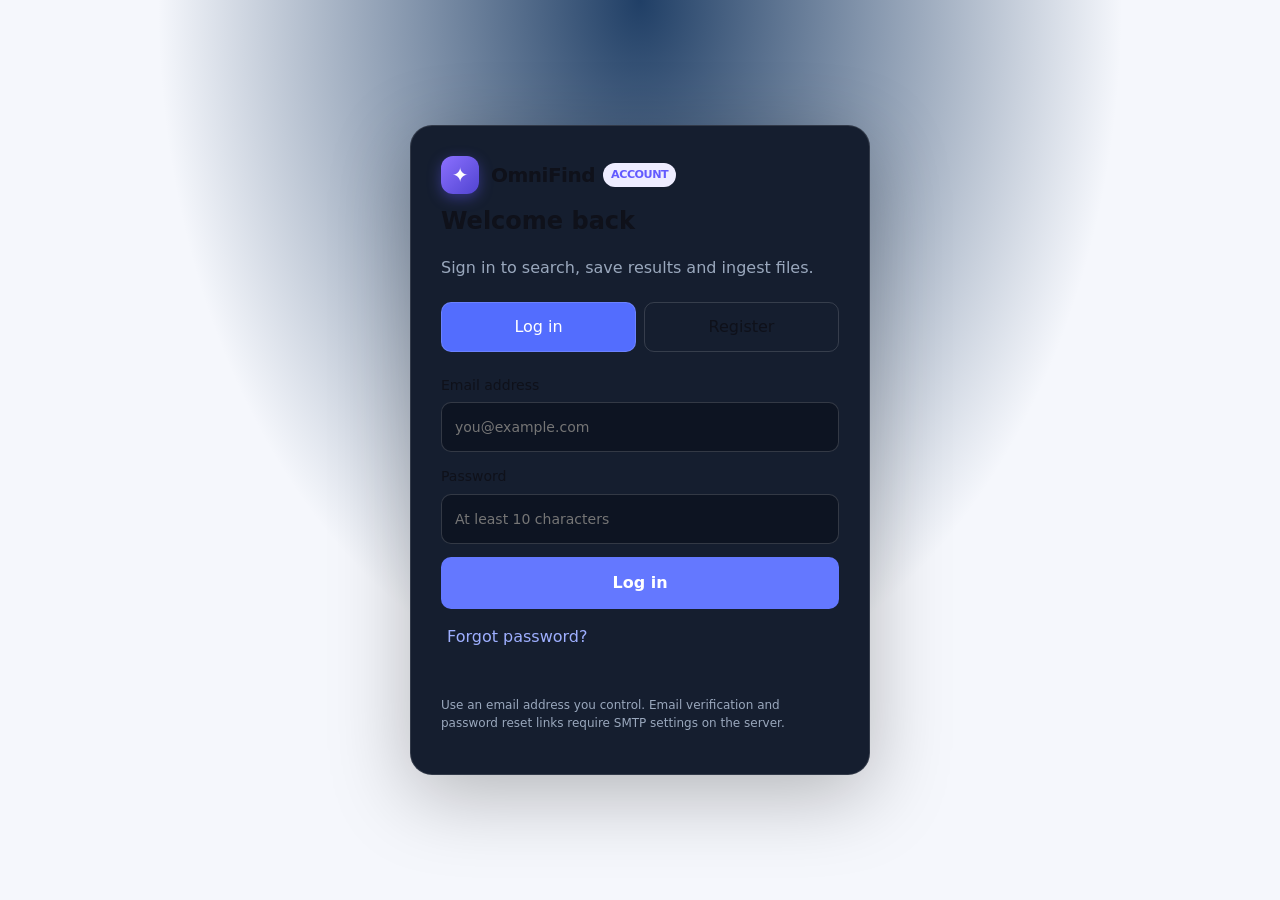
<file: OmniFind_AI_Answer_Chat_Updated/omnifix_work/OmniFind_Frontend/login.html>
<!doctype html><html lang="en"><head><meta charset="utf-8"><meta name="viewport" content="width=device-width,initial-scale=1"><title>OmniFind Account</title><link rel="stylesheet" href="styles.css"><style>
.auth-wrap{min-height:100vh;display:grid;place-items:center;padding:24px;background:radial-gradient(ellipse at top,#203f66,transparent 55%),var(--bg,#0c1220)}.auth-card{width:min(460px,100%);padding:30px;border:1px solid #ffffff20;border-radius:22px;background:var(--card,#151e2f);box-shadow:0 20px 80px #0004}.auth-card h1{margin:8px 0}.auth-card p{color:var(--muted,#9aa8bd);line-height:1.5}.auth-tabs{display:flex;gap:8px;margin:22px 0}.auth-tabs button{flex:1;padding:11px;border-radius:10px;border:1px solid #ffffff24;background:transparent;color:inherit;cursor:pointer}.auth-tabs button.active{background:#536dfe;color:white}.auth-form{display:grid;gap:13px}.auth-form label{display:grid;gap:6px;font-size:14px}.auth-form input{padding:13px;border-radius:10px;border:1px solid #ffffff28;background:#0d1422;color:white}.auth-submit{padding:13px;border:0;border-radius:10px;background:#6478ff;color:white;font-weight:700;cursor:pointer}.auth-note{font-size:13px;min-height:20px}.auth-links{display:flex;justify-content:space-between;gap:12px;margin-top:14px}.auth-links button{background:none;border:0;color:#9eafff;cursor:pointer}.hidden{display:none!important}
</style></head><body><main class="auth-wrap"><section class="auth-card"><div class="brand"><span class="brand-mark">✦</span><span class="brand-name">OmniFind <span class="brand-tech">ACCOUNT</span></span></div><h1 id="authTitle">Welcome back</h1><p id="authIntro">Sign in to search, save results and ingest files.</p><div class="auth-tabs"><button id="loginTab" class="active" type="button">Log in</button><button id="registerTab" type="button">Register</button></div><form id="authForm" class="auth-form"><label>Email address<input id="email" type="email" autocomplete="email" required placeholder="you@example.com"></label><label id="passwordLabel">Password<input id="password" type="password" autocomplete="current-password" required minlength="10" placeholder="At least 10 characters"></label><div id="resetFields" class="hidden"><label>New password<input id="newPassword" type="password" minlength="10" placeholder="At least 10 characters and one number"></label></div><button class="auth-submit" id="submitBtn" type="submit">Log in</button></form><div class="auth-links"><button id="forgotBtn" type="button">Forgot password?</button><button id="backLoginBtn" class="hidden" type="button">Back to login</button></div><p id="authMessage" class="auth-note" role="status"></p><p style="font-size:12px">Use an email address you control. Email verification and password reset links require SMTP settings on the server.</p></section></main><script>
(()=>{const $=id=>document.getElementById(id);let mode=new URLSearchParams(location.search).has('token')?'reset':'login';const token=new URLSearchParams(location.search).get('token');function setMode(m){mode=m;['loginTab','registerTab'].forEach(id=>$(id).classList.toggle('active',(id==='loginTab'&&m==='login')||(id==='registerTab'&&m==='register')));$('authTitle').textContent=m==='register'?'Create your account':m==='forgot'?'Reset your password':m==='reset'?'Choose a new password':'Welcome back';$('authIntro').textContent=m==='register'?'Register with your email to use OmniFind.':m==='forgot'?'We will email a reset link if the account exists.':m==='reset'?'Choose a new password for your account.':'Sign in to search, save results and ingest files.';$('passwordLabel').classList.toggle('hidden',m==='forgot'||m==='reset');$('resetFields').classList.toggle('hidden',m!=='reset');$('email').classList.toggle('hidden',m==='reset');$('submitBtn').textContent={login:'Log in',register:'Create account',forgot:'Send reset link',reset:'Save new password'}[m];$('forgotBtn').classList.toggle('hidden',m!=='login');$('backLoginBtn').classList.toggle('hidden',m==='login');$('loginTab').classList.toggle('hidden',m==='forgot'||m==='reset');$('registerTab').classList.toggle('hidden',m==='forgot'||m==='reset');$('password').required=m==='login'||m==='register';$('newPassword').required=m==='reset';$('email').required=m!=='reset';$('authMessage').textContent='';} $('loginTab').onclick=()=>setMode('login');$('registerTab').onclick=()=>setMode('register');$('forgotBtn').onclick=()=>setMode('forgot');$('backLoginBtn').onclick=()=>{history.replaceState({},'', '/login');setMode('login')};$('authForm').onsubmit=async e=>{e.preventDefault();const message=$('authMessage');message.textContent='Please wait…';let endpoint,body={email:$('email').value.trim(),password:$('password').value};if(mode==='login')endpoint='/api/auth/login';if(mode==='register')endpoint='/api/auth/register';if(mode==='forgot'){endpoint='/api/auth/forgot';body={email:$('email').value.trim()}}if(mode==='reset'){endpoint='/api/auth/reset';body={token,password:$('newPassword').value}}try{const r=await fetch(endpoint,{method:'POST',headers:{'Content-Type':'application/json'},body:JSON.stringify(body)});const d=await r.json();if(!r.ok)throw new Error(d.error||'Request failed');message.textContent=d.message||'Success';if(mode==='login'){location.href='/';return}if(mode==='reset'){history.replaceState({},'', '/login');setMode('login')}else if(mode==='register'&&!d.email_delivery_configured){message.textContent=d.message+' For local testing, you can log in now; production should configure SMTP.'; }else if(mode==='register'){setMode('login');message.textContent=d.message}else if(mode==='forgot'){message.textContent=d.message}}catch(err){message.textContent=err.message}};setMode(mode)})();
</script></body></html>
</file>
<file: OmniFind_AI_Answer_Chat_Updated/omnifix_work/OmniFind_Frontend/styles.css>
/* ==========================================================================
   OmniFind Universal Search Engine — Design System & Stylesheet
   Modern Glassmorphism, Dark/Light Mode, Vector Similarity Meters, HNSW Inspector
   ========================================================================== */

:root {
  /* Color Palette - Light Mode */
  --bg: #f5f7fc;
  --surface: #ffffff;
  --surface-card: #ffffff;
  --surface-hover: #f8f9fe;
  --text: #0f111a;
  --text-muted: #646882;
  --line: #e3e6f0;
  --line-strong: #cbd0e3;

  /* Accent Gradients & Colors */
  --primary: #635bff;
  --primary-hover: #4e44e6;
  --primary-light: #eeedff;
  --accent-cyan: #00d2ff;
  --accent-green: #10b981;
  --accent-orange: #f59e0b;
  --accent-pink: #ec4899;
  
  /* Domain Badges */
  --badge-doc-bg: #eeedff; --badge-doc-fg: #635bff;
  --badge-img-bg: #e0f2fe; --badge-img-fg: #0284c7;
  --badge-prd-bg: #fef3c7; --badge-prd-fg: #d97706;
  --badge-code-bg: #d1fae5; --badge-code-fg: #059669;
  --badge-audio-bg: #fce7f3; --badge-audio-fg: #db2777;
  --badge-edu-bg: #e0e7ff; --badge-edu-fg: #4338ca;

  /* Elevation & Shadows */
  --shadow-sm: 0 2px 8px rgba(15, 17, 26, 0.04);
  --shadow-md: 0 10px 30px rgba(15, 17, 26, 0.08);
  --shadow-lg: 0 20px 50px rgba(99, 91, 255, 0.12);
  --glass: rgba(255, 255, 255, 0.85);

  --radius-sm: 8px;
  --radius-md: 14px;
  --radius-lg: 20px;
  --radius-full: 9999px;

  --transition: 0.2s cubic-bezier(0.16, 1, 0.3, 1);
}

/* Dark Theme Overrides */
body.dark {
  --bg: #0b0c13;
  --surface: #131522;
  --surface-card: #181b2c;
  --surface-hover: #20243b;
  --text: #f3f4f9;
  --text-muted: #9aa0b9;
  --line: #24283d;
  --line-strong: #373c57;
  --primary-light: #201d4a;
  --glass: rgba(19, 21, 34, 0.85);

  --badge-doc-bg: #282452; --badge-doc-fg: #9b94ff;
  --badge-img-bg: #14334a; --badge-img-fg: #38bdf8;
  --badge-prd-bg: #3d2d14; --badge-prd-fg: #fbbf24;
  --badge-code-bg: #14382c; --badge-code-fg: #34d399;
  --badge-audio-bg: #3c182b; --badge-audio-fg: #f472b6;
  --badge-edu-bg: #1d2650; --badge-edu-fg: #818cf8;

  --shadow-sm: 0 2px 8px rgba(0, 0, 0, 0.3);
  --shadow-md: 0 10px 30px rgba(0, 0, 0, 0.4);
  --shadow-lg: 0 20px 50px rgba(0, 0, 0, 0.6);
}

/* Base Setup */
*, *::before, *::after {
  box-sizing: border-box;
}

html {
  scroll-behavior: smooth;
}

body {
  margin: 0;
  background-color: var(--bg);
  color: var(--text);
  font-family: 'Plus Jakarta Sans', system-ui, -apple-system, sans-serif;
  line-height: 1.6;
  -webkit-font-smoothing: antialiased;
}

a {
  color: inherit;
  text-decoration: none;
}

button, input, select {
  font: inherit;
}

button {
  cursor: pointer;
  border: none;
  background: none;
}

/* Header Topbar */
.topbar {
  position: sticky;
  top: 0;
  z-index: 100;
  height: 74px;
  display: flex;
  align-items: center;
  justify-content: space-between;
  padding: 0 max(4vw, 24px);
  background: var(--glass);
  backdrop-filter: blur(16px);
  border-bottom: 1px solid var(--line);
}

.brand {
  display: flex;
  align-items: center;
  gap: 12px;
  font-weight: 800;
  font-size: 1.25rem;
  letter-spacing: -0.5px;
}

.brand-mark {
  display: grid;
  place-items: center;
  width: 38px;
  height: 38px;
  color: white;
  border-radius: 12px;
  background: linear-gradient(135deg, #8b70ff, #5144d1);
  box-shadow: 0 4px 14px rgba(99, 91, 255, 0.4);
}

.brand-name {
  display: flex;
  align-items: center;
  gap: 8px;
}

.brand-tech {
  font-size: 0.7rem;
  font-weight: 800;
  padding: 3px 8px;
  border-radius: 20px;
  background: var(--primary-light);
  color: var(--primary);
  text-transform: uppercase;
}

.header-status {
  display: inline-flex;
  align-items: center;
  gap: 8px;
  padding: 6px 14px;
  border-radius: 30px;
  background: rgba(16, 185, 129, 0.1);
  color: var(--accent-green);
  font-size: 0.82rem;
  font-weight: 700;
  border: 1px solid rgba(16, 185, 129, 0.2);
}

.status-pulse {
  width: 8px;
  height: 8px;
  border-radius: 50%;
  background: var(--accent-green);
  box-shadow: 0 0 0 4px rgba(16, 185, 129, 0.25);
  animation: pulseAnim 2s infinite;
}

@keyframes pulseAnim {
  0% { transform: scale(0.95); box-shadow: 0 0 0 0 rgba(16, 185, 129, 0.5); }
  70% { transform: scale(1); box-shadow: 0 0 0 8px rgba(16, 185, 129, 0); }
  100% { transform: scale(0.95); box-shadow: 0 0 0 0 rgba(16, 185, 129, 0); }
}

.nav-links {
  display: flex;
  align-items: center;
  gap: 16px;
}

.nav-link {
  font-size: 0.92rem;
  font-weight: 600;
  color: var(--text-muted);
  transition: var(--transition);
}

.nav-link:hover {
  color: var(--primary);
}

.nav-btn-primary {
  display: inline-flex;
  align-items: center;
  gap: 8px;
  padding: 9px 18px;
  background: var(--primary);
  color: white;
  border-radius: var(--radius-md);
  font-weight: 700;
  font-size: 0.88rem;
  box-shadow: 0 4px 14px rgba(99, 91, 255, 0.3);
  transition: var(--transition);
}

.nav-btn-primary:hover {
  background: var(--primary-hover);
  transform: translateY(-1px);
}

.nav-btn-secondary {
  display: inline-flex;
  align-items: center;
  gap: 8px;
  padding: 9px 18px;
  background: var(--surface);
  color: var(--text);
  border: 1px solid var(--line);
  border-radius: var(--radius-md);
  font-weight: 700;
  font-size: 0.88rem;
  transition: var(--transition);
}

.nav-btn-secondary:hover {
  border-color: var(--primary);
  color: var(--primary);
}

.theme-toggle-btn {
  width: 40px;
  height: 40px;
  border-radius: 50%;
  border: 1px solid var(--line);
  background: var(--surface);
  color: var(--text);
  display: grid;
  place-items: center;
  font-size: 1.1rem;
  transition: var(--transition);
}

.theme-toggle-btn:hover {
  border-color: var(--primary);
}

/* Main Container */
main {
  max-width: 1240px;
  margin: 0 auto;
  padding: 0 24px;
}

/* Hero Section */
.hero {
  text-align: center;
  padding: 64px 0 40px;
}

.hero-eyebrow {
  display: inline-flex;
  align-items: center;
  gap: 12px;
  padding: 8px 18px;
  background: var(--primary-light);
  border-radius: 30px;
  margin-bottom: 24px;
}

.eyebrow-badge {
  font-size: 0.74rem;
  font-weight: 800;
  letter-spacing: 1px;
  color: var(--primary);
}

.eyebrow-sub {
  font-size: 0.78rem;
  font-weight: 600;
  color: var(--text-muted);
}

.hero-title {
  font-size: clamp(2.5rem, 5.5vw, 4.2rem);
  line-height: 1.1;
  font-weight: 800;
  letter-spacing: -2px;
  margin: 0 0 20px;
}

.gradient-text {
  background: linear-gradient(135deg, #635bff, #00d2ff);
  -webkit-background-clip: text;
  -webkit-text-fill-color: transparent;
}

.hero-copy {
  max-width: 680px;
  margin: 0 auto 36px;
  font-size: 1.1rem;
  color: var(--text-muted);
}

/* Search Mode Selector Tabs */
.search-mode-selector {
  display: inline-flex;
  gap: 8px;
  padding: 6px;
  background: var(--surface);
  border: 1px solid var(--line);
  border-radius: var(--radius-lg);
  margin-bottom: 24px;
  box-shadow: var(--shadow-sm);
}

.mode-tab {
  display: inline-flex;
  align-items: center;
  gap: 8px;
  padding: 10px 20px;
  border-radius: var(--radius-md);
  font-size: 0.9rem;
  font-weight: 700;
  color: var(--text-muted);
  transition: var(--transition);
}

.mode-tab.active {
  background: var(--primary);
  color: white;
  box-shadow: 0 4px 14px rgba(99, 91, 255, 0.3);
}

.mode-tab:hover:not(.active) {
  color: var(--primary);
}

/* Hero Search Input Form */
.search-box {
  max-width: 820px;
  margin: 0 auto 20px;
  position: relative;
  display: flex;
  align-items: center;
  gap: 12px;
  padding: 10px 12px 10px 20px;
  background: var(--surface);
  border: 2px solid var(--line);
  border-radius: 24px;
  box-shadow: var(--shadow-md);
  transition: var(--transition);
}

.search-box:focus-within {
  border-color: var(--primary);
  box-shadow: 0 12px 35px rgba(99, 91, 255, 0.18);
}

.search-icon {
  font-size: 1.6rem;
  color: var(--text-muted);
}

.search-box input {
  flex: 1;
  min-width: 0;
  border: none;
  outline: none;
  background: transparent;
  color: var(--text);
  font-size: 1.1rem;
  padding: 10px 0;
}

.clear-btn {
  font-size: 1.1rem;
  color: var(--text-muted);
  padding: 6px;
}

.search-submit-btn {
  padding: 14px 28px;
  background: var(--primary);
  color: white;
  border-radius: 18px;
  font-weight: 700;
  font-size: 1rem;
  transition: var(--transition);
}

.search-submit-btn:hover {
  background: var(--primary-hover);
}

/* Quick Shortcuts */
.quick-shortcuts {
  display: flex;
  align-items: center;
  justify-content: center;
  gap: 10px;
  flex-wrap: wrap;
  margin-bottom: 24px;
  font-size: 0.86rem;
}

.shortcut-label {
  color: var(--text-muted);
  font-weight: 600;
}

.shortcut-tag {
  padding: 6px 14px;
  background: var(--surface);
  border: 1px solid var(--line);
  border-radius: 30px;
  color: var(--text);
  font-size: 0.84rem;
  font-weight: 600;
  transition: var(--transition);
}

.shortcut-tag:hover {
  border-color: var(--primary);
  color: var(--primary);
  transform: translateY(-1px);
}

/* Advanced Controls Panel Drawer */
.advanced-controls-container {
  max-width: 820px;
  margin: 0 auto;
}

.controls-toggle-btn {
  display: inline-flex;
  align-items: center;
  gap: 10px;
  padding: 8px 18px;
  border-radius: 30px;
  background: var(--surface);
  border: 1px solid var(--line);
  color: var(--text-muted);
  font-size: 0.86rem;
  font-weight: 700;
  transition: var(--transition);
}

.controls-toggle-btn:hover {
  border-color: var(--primary);
  color: var(--primary);
}

.controls-drawer {
  margin-top: 16px;
  padding: 24px;
  background: var(--surface);
  border: 1px solid var(--line);
  border-radius: var(--radius-lg);
  box-shadow: var(--shadow-sm);
}

.controls-grid {
  display: grid;
  grid-template-columns: repeat(auto-fit, minmax(200px, 1fr));
  gap: 20px;
  text-align: left;
}

.control-group {
  display: flex;
  flex-direction: column;
  gap: 8px;
}

.control-group label {
  font-size: 0.84rem;
  font-weight: 700;
  color: var(--text);
}

.value-badge {
  color: var(--primary);
  font-weight: 800;
}

.control-group select, .control-group input[type="range"] {
  width: 100%;
}

.control-group select {
  padding: 10px;
  border-radius: var(--radius-sm);
  border: 1px solid var(--line);
  background: var(--bg);
  color: var(--text);
  outline: none;
}

/* Category Chips Section */
.category-section {
  padding: 24px 0;
  border-top: 1px solid var(--line);
  border-bottom: 1px solid var(--line);
}

.quick-categories {
  display: flex;
  justify-content: center;
  flex-wrap: wrap;
  gap: 10px;
}

.category-chip {
  display: inline-flex;
  align-items: center;
  gap: 8px;
  padding: 10px 18px;
  border: 1px solid var(--line);
  border-radius: 30px;
  background: var(--surface);
  color: var(--text-muted);
  font-weight: 700;
  font-size: 0.9rem;
  transition: var(--transition);
}

.category-chip:hover, .category-chip.active {
  border-color: var(--primary);
  background: var(--primary-light);
  color: var(--primary);
}

.chip-count {
  padding: 2px 8px;
  border-radius: 20px;
  background: rgba(99, 91, 255, 0.12);
  font-size: 0.76rem;
}

/* Results Explorer Header */
.results-section {
  padding: 40px 0 80px;
}

.results-header {
  display: flex;
  align-items: flex-end;
  justify-content: space-between;
  gap: 20px;
  margin-bottom: 32px;
  flex-wrap: wrap;
}

.section-kicker {
  font-size: 0.76rem;
  font-weight: 800;
  letter-spacing: 1.5px;
  color: var(--primary);
  margin: 0 0 6px;
}

.results-header h2 {
  margin: 0;
  font-size: 1.8rem;
  letter-spacing: -0.5px;
}

.muted {
  color: var(--text-muted);
  margin: 6px 0 0;
}

.results-meta-pill {
  display: flex;
  align-items: center;
  gap: 14px;
  padding: 10px 20px;
  background: var(--surface);
  border: 1px solid var(--line);
  border-radius: 30px;
  font-size: 0.86rem;
  box-shadow: var(--shadow-sm);
}

.meta-item {
  display: flex;
  align-items: center;
  gap: 6px;
}

.meta-label {
  color: var(--text-muted);
}

.highlight-green {
  color: var(--accent-green);
}

.divider {
  color: var(--line);
}

/* Results Cards Grid */
.results-grid {
  display: grid;
  grid-template-columns: repeat(3, minmax(0, 1fr));
  gap: 24px;
}

.result-card {
  background: var(--surface-card);
  border: 1px solid var(--line);
  border-radius: var(--radius-lg);
  padding: 24px;
  display: flex;
  flex-direction: column;
  position: relative;
  box-shadow: var(--shadow-sm);
  transition: transform 0.25s ease, box-shadow 0.25s ease, border-color 0.25s ease;
}

.result-card:hover {
  transform: translateY(-4px);
  box-shadow: var(--shadow-lg);
  border-color: var(--line-strong);
}

.card-top {
  display: flex;
  align-items: center;
  justify-content: space-between;
  margin-bottom: 16px;
}

.card-badge {
  display: inline-flex;
  align-items: center;
  gap: 6px;
  padding: 5px 12px;
  border-radius: 20px;
  font-size: 0.76rem;
  font-weight: 800;
  text-transform: uppercase;
  letter-spacing: 0.5px;
}

.badge-documents { background: var(--badge-doc-bg); color: var(--badge-doc-fg); }
.badge-images { background: var(--badge-img-bg); color: var(--badge-img-fg); }
.badge-products { background: var(--badge-prd-bg); color: var(--badge-prd-fg); }
.badge-code { background: var(--badge-code-bg); color: var(--badge-code-fg); }
.badge-audio { background: var(--badge-audio-bg); color: var(--badge-audio-fg); }
.badge-education { background: var(--badge-edu-bg); color: var(--badge-edu-fg); }

/* Vector Similarity Meter */
.similarity-meter-container {
  width: 100%;
  margin: 12px 0 16px;
}

.meter-header {
  display: flex;
  justify-content: space-between;
  font-size: 0.78rem;
  font-weight: 700;
  margin-bottom: 5px;
}

.meter-score {
  color: var(--primary);
  font-family: 'JetBrains Mono', monospace;
}

.meter-bar-bg {
  height: 6px;
  width: 100%;
  background: var(--line);
  border-radius: 10px;
  overflow: hidden;
}

.meter-bar-fill {
  height: 100%;
  border-radius: 10px;
  background: linear-gradient(90deg, var(--primary), var(--accent-cyan));
  transition: width 0.4s ease;
}

.card-title {
  font-size: 1.15rem;
  font-weight: 700;
  line-height: 1.35;
  margin: 0 0 10px;
  letter-spacing: -0.3px;
}

.card-description {
  font-size: 0.9rem;
  color: var(--text-muted);
  margin: 0 0 16px;
  line-height: 1.5;
}

/* Category Specific Media / Snippet Previews */
.card-media-preview {
  width: 100%;
  height: 160px;
  border-radius: var(--radius-md);
  overflow: hidden;
  margin-bottom: 16px;
  background: var(--bg);
}

.card-media-preview img {
  width: 100%;
  height: 100%;
  object-fit: cover;
}

.code-preview-box {
  background: #0d1117;
  color: #c9d1d9;
  font-family: 'JetBrains Mono', monospace;
  font-size: 0.8rem;
  padding: 12px;
  border-radius: var(--radius-md);
  margin-bottom: 16px;
  overflow-x: auto;
  max-height: 120px;
}

.audio-preview-box {
  background: var(--bg);
  padding: 12px;
  border-radius: var(--radius-md);
  margin-bottom: 16px;
}

.audio-preview-box audio {
  width: 100%;
  height: 36px;
}

.card-tags {
  display: flex;
  flex-wrap: wrap;
  gap: 6px;
  margin-bottom: 16px;
}

.tag-pill {
  font-size: 0.72rem;
  font-weight: 600;
  padding: 3px 9px;
  border-radius: 12px;
  background: var(--bg);
  color: var(--text-muted);
  border: 1px solid var(--line);
}

.card-bottom {
  display: flex;
  align-items: center;
  justify-content: space-between;
  margin-top: auto;
  padding-top: 14px;
  border-top: 1px solid var(--line);
  font-size: 0.82rem;
  color: var(--text-muted);
}

.open-detail-btn {
  font-weight: 800;
  color: var(--primary);
  transition: var(--transition);
}

.open-detail-btn:hover {
  text-decoration: underline;
}

/* Empty State */
.empty-state {
  text-align: center;
  padding: 60px 24px;
  border: 2px dashed var(--line);
  border-radius: var(--radius-lg);
  background: var(--surface);
}

.empty-icon {
  font-size: 3rem;
  color: var(--text-muted);
  margin-bottom: 12px;
}

/* Modals */
.modal-backdrop {
  position: fixed;
  inset: 0;
  z-index: 1000;
  background: rgba(15, 17, 26, 0.6);
  backdrop-filter: blur(8px);
  display: flex;
  align-items: center;
  justify-content: center;
  padding: 24px;
}

.modal-card {
  width: 100%;
  max-width: 680px;
  max-height: 90vh;
  background: var(--surface);
  border: 1px solid var(--line);
  border-radius: 24px;
  box-shadow: var(--shadow-lg);
  display: flex;
  flex-direction: column;
  overflow: hidden;
  animation: modalPop 0.25s cubic-bezier(0.16, 1, 0.3, 1);
}

.modal-card-large {
  max-width: 880px;
}

@keyframes modalPop {
  from { opacity: 0; transform: scale(0.95) translateY(10px); }
  to { opacity: 1; transform: scale(1) translateY(0); }
}

.modal-header {
  display: flex;
  align-items: center;
  justify-content: space-between;
  padding: 20px 28px;
  border-bottom: 1px solid var(--line);
}

.modal-header h3 {
  margin: 0;
  font-size: 1.25rem;
}

.modal-close-btn {
  font-size: 1.2rem;
  color: var(--text-muted);
}

.modal-body {
  padding: 28px;
  overflow-y: auto;
}

.modal-footer {
  display: flex;
  align-items: center;
  justify-content: flex-end;
  gap: 12px;
  padding: 18px 28px;
  border-top: 1px solid var(--line);
  background: var(--bg);
}

/* HNSW Inspector Stats */
.stats-grid {
  display: grid;
  grid-template-columns: repeat(4, 1fr);
  gap: 16px;
  margin-bottom: 24px;
}

.stat-card {
  padding: 16px;
  background: var(--bg);
  border: 1px solid var(--line);
  border-radius: var(--radius-md);
  text-align: center;
}

.stat-num {
  display: block;
  font-size: 1.4rem;
  font-weight: 800;
  color: var(--primary);
  font-family: 'JetBrains Mono', monospace;
}

.stat-label {
  font-size: 0.75rem;
  color: var(--text-muted);
}

.inspector-table {
  width: 100%;
  border-collapse: collapse;
  margin-top: 10px;
}

.inspector-table td {
  padding: 8px 12px;
  border-bottom: 1px solid var(--line);
  font-size: 0.88rem;
}

/* Graph Visualizer */
.graph-visualizer {
  display: flex;
  flex-direction: column;
  gap: 12px;
  margin-top: 16px;
  padding: 16px;
  background: var(--bg);
  border-radius: var(--radius-md);
}

.graph-layer {
  display: flex;
  align-items: center;
  justify-content: space-between;
  padding: 10px 16px;
  background: var(--surface);
  border: 1px solid var(--line);
  border-radius: var(--radius-sm);
}

.layer-title {
  font-size: 0.8rem;
  font-weight: 700;
  color: var(--text-muted);
}

.layer-nodes {
  display: flex;
  gap: 6px;
}

.node-dot {
  color: var(--primary);
  font-size: 1.1rem;
}

.node-dot.entry {
  color: var(--accent-pink);
  font-weight: 800;
}

/* Dropzone File Upload */
.dropzone {
  border: 2px dashed var(--primary);
  background: var(--primary-light);
  border-radius: var(--radius-lg);
  padding: 40px 24px;
  text-align: center;
  margin-top: 16px;
}

.dropzone-icon {
  font-size: 3rem;
  margin-bottom: 12px;
}

.hidden-file-input {
  display: none;
}

.hidden {
  display: none !important;
}

/* Footer */
footer {
  margin-top: 80px;
  padding: 40px max(4vw, 24px);
  background: var(--surface);
  border-top: 1px solid var(--line);
}

.footer-top {
  display: flex;
  justify-content: space-between;
  align-items: center;
  gap: 20px;
  margin-bottom: 24px;
  flex-wrap: wrap;
}

.footer-copy {
  color: var(--text-muted);
  font-size: 0.9rem;
  max-width: 500px;
}

.footer-bottom {
  display: flex;
  justify-content: space-between;
  align-items: center;
  padding-top: 24px;
  border-top: 1px solid var(--line);
  color: var(--text-muted);
  font-size: 0.84rem;
  flex-wrap: wrap;
  gap: 12px;
}

/* Responsive Rules */
@media (max-width: 1024px) {
  .results-grid { grid-template-columns: repeat(2, minmax(0, 1fr)); }
  .stats-grid { grid-template-columns: repeat(2, 1fr); }
}

@media (max-width: 640px) {
  .topbar { height: 64px; }
  .nav-links button:not(#themeToggle) { display: none; }
  .hero-title { font-size: 2.2rem; }
  .results-grid { grid-template-columns: 1fr; }
  .search-mode-selector { flex-direction: column; width: 100%; }
}

.export-results-bar{display:flex;align-items:center;gap:10px;flex-wrap:wrap;margin:16px 0;padding:12px 0}.export-results-bar span{font-weight:700;margin-right:auto}.export-results-bar button{cursor:pointer}


/* AI Answer Engine Chat */
.ai-chat-nav-btn { white-space: nowrap; }
.ai-chat-backdrop {
  align-items: center;
  justify-content: center;
  padding: 20px;
  background: rgba(13, 16, 32, .58);
  backdrop-filter: blur(7px);
}
.ai-chat-backdrop:not(.hidden) { display: flex; }
.ai-chat-card {
  display: flex;
  flex-direction: column;
  width: min(760px, 100%);
  height: min(780px, calc(100vh - 40px));
  overflow: hidden;
  border: 1px solid var(--line);
  border-radius: 22px;
  background: var(--surface);
  color: var(--text);
  box-shadow: 0 28px 90px rgba(15, 17, 26, .28);
}
.ai-chat-header {
  display: flex;
  align-items: center;
  justify-content: space-between;
  gap: 16px;
  padding: 20px 24px;
  border-bottom: 1px solid var(--line);
}
.ai-chat-heading { display: flex; align-items: center; gap: 13px; }
.ai-chat-heading h2 { margin: 0; font-size: 1.15rem; letter-spacing: -.3px; }
.ai-chat-heading p { margin: 3px 0 0; color: var(--text-muted); font-size: .82rem; }
.ai-chat-avatar, .ai-welcome-icon {
  display: grid; place-items: center; flex: 0 0 auto;
  width: 44px; height: 44px; border-radius: 14px; color: white;
  background: linear-gradient(135deg, #8b70ff, #5144d1);
  box-shadow: 0 5px 16px rgba(99, 91, 255, .24);
  font-size: 1.3rem;
}
.ai-chat-trust {
  display: flex; align-items: center; gap: 8px; flex-wrap: wrap;
  padding: 10px 24px; color: var(--text-muted); background: var(--surface-hover);
  border-bottom: 1px solid var(--line); font-size: .76rem; font-weight: 600;
}
.ai-live-dot { width: 7px; height: 7px; border-radius: 50%; background: #10b981; }
.ai-trust-separator { color: var(--line-strong); }
.ai-chat-messages { flex: 1; min-height: 0; overflow-y: auto; padding: 22px 24px; }
.ai-chat-welcome { max-width: 510px; margin: 28px auto; text-align: center; }
.ai-welcome-icon { margin: 0 auto 14px; width: 52px; height: 52px; font-size: 1.5rem; }
.ai-chat-welcome h3 { margin: 0 0 8px; font-size: 1.25rem; }
.ai-chat-welcome p { margin: 0 auto 20px; color: var(--text-muted); font-size: .9rem; max-width: 440px; }
.ai-suggestion-row { display: flex; flex-wrap: wrap; justify-content: center; gap: 8px; }
.ai-suggestion {
  border: 1px solid var(--line); background: var(--surface); color: var(--text-muted);
  padding: 8px 12px; border-radius: 999px; font-size: .78rem; transition: var(--transition);
}
.ai-suggestion:hover { border-color: var(--primary); color: var(--primary); background: var(--primary-light); }
.ai-message { max-width: 94%; margin: 0 0 18px; }
.ai-message-user { margin-left: auto; }
.ai-message-label { margin: 0 0 6px 2px; color: var(--text-muted); font-size: .74rem; font-weight: 800; }
.ai-message-user .ai-message-label { text-align: right; }
.ai-message-body {
  padding: 13px 15px; border: 1px solid var(--line); border-radius: 4px 16px 16px 16px;
  background: var(--surface-hover); overflow-wrap: anywhere; font-size: .9rem; line-height: 1.75;
}
.ai-message-user .ai-message-body {
  border-color: transparent; border-radius: 16px 4px 16px 16px;
  color: white; background: var(--primary);
}
.ai-message-body code { padding: 2px 5px; border-radius: 5px; background: var(--primary-light); font-family: 'JetBrains Mono', monospace; font-size: .85em; }
.ai-message-pending .ai-message-body { color: var(--text-muted); }
.ai-source-list { margin-top: 10px; padding: 12px; border: 1px solid var(--line); border-radius: 12px; background: var(--surface); }
.ai-source-heading { margin-bottom: 8px; color: var(--text-muted); font-size: .72rem; font-weight: 800; text-transform: uppercase; letter-spacing: .05em; }
.ai-source-link { display: flex; align-items: center; gap: 10px; padding: 9px 0; color: var(--text); border-bottom: 1px solid var(--line); }
.ai-source-link:last-child { border-bottom: 0; padding-bottom: 0; }
.ai-source-link:first-of-type { padding-top: 0; }
.ai-source-number { align-self: flex-start; color: var(--primary); font-size: .78rem; font-weight: 800; }
.ai-source-link > span:nth-child(2) { min-width: 0; flex: 1; }
.ai-source-link strong { display: block; font-size: .8rem; line-height: 1.4; }
.ai-source-link small { display: block; margin-top: 3px; color: var(--text-muted); font-size: .7rem; }
.ai-source-open { color: var(--text-muted); }
.ai-chat-composer {
  display: flex; align-items: flex-end; gap: 10px; margin: 0 20px;
  padding: 10px; border: 1px solid var(--line-strong); border-radius: 16px;
  background: var(--surface); box-shadow: var(--shadow-sm);
}
.ai-chat-composer:focus-within { border-color: var(--primary); box-shadow: 0 0 0 3px rgba(99, 91, 255, .1); }
.ai-chat-composer textarea {
  display: block; flex: 1; min-width: 0; max-height: 130px; resize: vertical;
  border: 0; outline: 0; background: transparent; color: var(--text);
  padding: 9px 8px; font: inherit; font-size: .88rem;
}
.ai-chat-composer textarea:focus { outline: 0; }
.ai-chat-send {
  display: inline-flex; align-items: center; justify-content: center; gap: 8px;
  min-height: 42px; padding: 0 17px; border-radius: 11px;
  color: white; background: var(--primary); font-size: .84rem; font-weight: 800;
  transition: var(--transition);
}
.ai-chat-send:hover:not(:disabled) { background: var(--primary-hover); transform: translateY(-1px); }
.ai-chat-send:disabled { opacity: .65; cursor: wait; }
.ai-spinner { display: inline-block; width: 13px; height: 13px; border: 2px solid rgba(255,255,255,.45); border-top-color: white; border-radius: 50%; animation: aiSpin .8s linear infinite; }
@keyframes aiSpin { to { transform: rotate(360deg); } }
.ai-chat-disclaimer { margin: 9px 20px 14px; color: var(--text-muted); font-size: .69rem; text-align: center; }
.sr-only { position: absolute; width: 1px; height: 1px; padding: 0; margin: -1px; overflow: hidden; clip: rect(0,0,0,0); white-space: nowrap; border: 0; }
@media (max-width: 760px) {
  .ai-chat-nav-btn { padding: 9px 11px; font-size: .78rem; }
  .ai-chat-backdrop { padding: 0; }
  .ai-chat-card { width: 100%; height: 100dvh; max-height: 100dvh; border-radius: 0; }
  .ai-chat-header { padding: 16px; }
  .ai-chat-messages { padding: 16px; }
  .ai-chat-composer { margin: 0 12px; }
  .ai-chat-disclaimer { margin-left: 12px; margin-right: 12px; }
}
</file>
